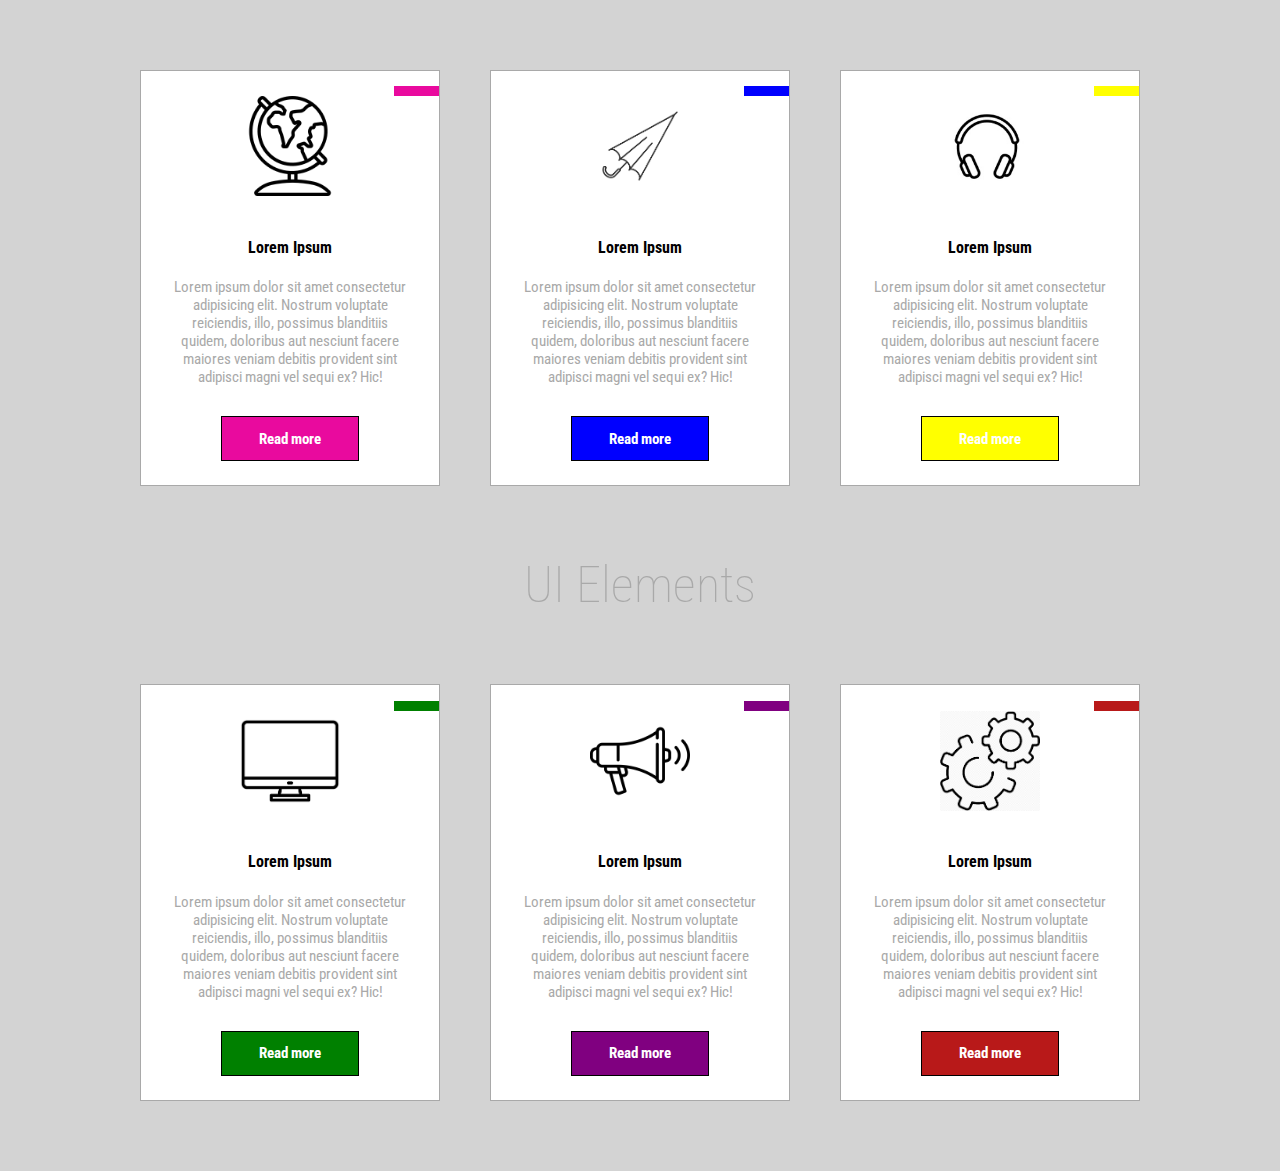
<file: Homework3/index.html>
<html>
    <head>
        <title>UI Elements</title>
        <link rel="stylesheet" type="text/css" href="./style.css">
        <link rel="preconnect" href="https://fonts.googleapis.com">
        <link rel="preconnect" href="https://fonts.gstatic.com" crossorigin>
        <link href="https://fonts.googleapis.com/css2?family=JetBrains+Mono:wght@100&family=Roboto+Condensed&display=swap" rel="stylesheet">
    </head>
    <body>
        <div class="parent">
            <!-- FIRST ROW BOXES -->
            <div id="container">

                <div class="box">
                    <div class="top">
                        <div class="header">
                            <span class="top_right pink"></span>
                        </div>

                        <div class="image">
                        <img class="icon" src="./images/globus.png" alt="Globus">
                        </div>

                    </div>
                    <div class="bottom">
                        <div class="heading">
                            <h4>Lorem Ipsum</h4>
                        </div>
                        <div class="text"><p>Lorem ipsum dolor sit amet consectetur adipisicing elit. Nostrum voluptate reiciendis, illo, possimus blanditiis quidem, doloribus aut nesciunt facere maiores veniam debitis provident sint adipisci magni vel sequi ex? Hic!</p></div>
                        <div class="button pink"><a class="more" href="#">
                            <h2>Read more</h2>
                        </a></div>
                    </div>                    
                </div>
                <div class="box">
                    <div class="top">
                        <div class="header">
                            <span class="top_right blue"></span>
                        </div>

                        <div class="image">
                        <img class="icon" src="./images/umbrella.png" alt="Umbrella">
                        </div>

                    </div>
                    <div class="bottom">
                        <div class="heading">
                            <h4>Lorem Ipsum</h4>
                        </div>
                        <div class="text"><p>Lorem ipsum dolor sit amet consectetur adipisicing elit. Nostrum voluptate reiciendis, illo, possimus blanditiis quidem, doloribus aut nesciunt facere maiores veniam debitis provident sint adipisci magni vel sequi ex? Hic!</p></div>
                        <div class="button blue"><a class="more" href="#">
                            <h2>Read more</h2>
                        </a></div>
                    </div>                    
                </div>
                <div class="box">
                    <div class="top">
                        <div class="header">
                            <span class="top_right yellow"></span>
                        </div>

                        <div class="image">
                        <img class="icon" src="./images/headphones.png" alt="Headphones">
                        </div>

                    </div>
                    <div class="bottom">
                        <div class="heading">
                            <h4>Lorem Ipsum</h4>
                        </div>
                        <div class="text"><p>Lorem ipsum dolor sit amet consectetur adipisicing elit. Nostrum voluptate reiciendis, illo, possimus blanditiis quidem, doloribus aut nesciunt facere maiores veniam debitis provident sint adipisci magni vel sequi ex? Hic!</p></div>
                        <div class="button yellow"><a class="more" href="#">
                            <h2>Read more</h2>
                        </a></div>
                    </div>                    
                </div>
    
            </div>

            <!-- HEADING IN THE MIDDLE -->
            <h1>UI Elements</h1>

            <!-- SECOND ROW BOXES -->
            <div id="container">

                <div class="box">
                    <div class="top">
                        <div class="header">
                            <span class="top_right green"></span>
                        </div>

                        <div class="image">
                        <img class="icon" src="./images/monitor.png" alt="Monitor">
                        </div>

                    </div>
                    <div class="bottom">
                        <div class="heading">
                            <h4>Lorem Ipsum</h4>
                        </div>
                        <div class="text"><p>Lorem ipsum dolor sit amet consectetur adipisicing elit. Nostrum voluptate reiciendis, illo, possimus blanditiis quidem, doloribus aut nesciunt facere maiores veniam debitis provident sint adipisci magni vel sequi ex? Hic!</p></div>
                        <div class="button green"><a class="more" href="#">
                            <h2>Read more</h2>
                        </a></div>
                    </div>                    
                </div>
                <div class="box">
                    <div class="top">
                        <div class="header">
                            <span class="top_right purple"></span>
                        </div>

                        <div class="image">
                        <img class="icon" src="./images/speaker.png" alt="Speaker">
                        </div>

                    </div>
                    <div class="bottom">
                        <div class="heading">
                            <h4>Lorem Ipsum</h4>
                        </div>
                        <div class="text"><p>Lorem ipsum dolor sit amet consectetur adipisicing elit. Nostrum voluptate reiciendis, illo, possimus blanditiis quidem, doloribus aut nesciunt facere maiores veniam debitis provident sint adipisci magni vel sequi ex? Hic!</p></div>
                        <div class="button purple"><a class="more" href="#">
                            <h2>Read more</h2>
                        </a></div>
                    </div>                    
                </div>
                <div class="box">
                    <div class="top">
                        <div class="header">
                            <span class="top_right red"></span>
                        </div>

                        <div class="image">
                        <img class="icon" src="./images/settings.png" alt="Settings">
                        </div>

                    </div>
                    <div class="bottom">
                        <div class="heading">
                            <h4>Lorem Ipsum</h4>
                        </div>
                        <div class="text"><p>Lorem ipsum dolor sit amet consectetur adipisicing elit. Nostrum voluptate reiciendis, illo, possimus blanditiis quidem, doloribus aut nesciunt facere maiores veniam debitis provident sint adipisci magni vel sequi ex? Hic!</p></div>
                        <div class="button red"><a class="more" href="#">
                            <h2>Read more</h2>
                        </a></div>
                    </div>                    
                </div>
    
            </div>


        </div>

    </body>
</html>
</file>
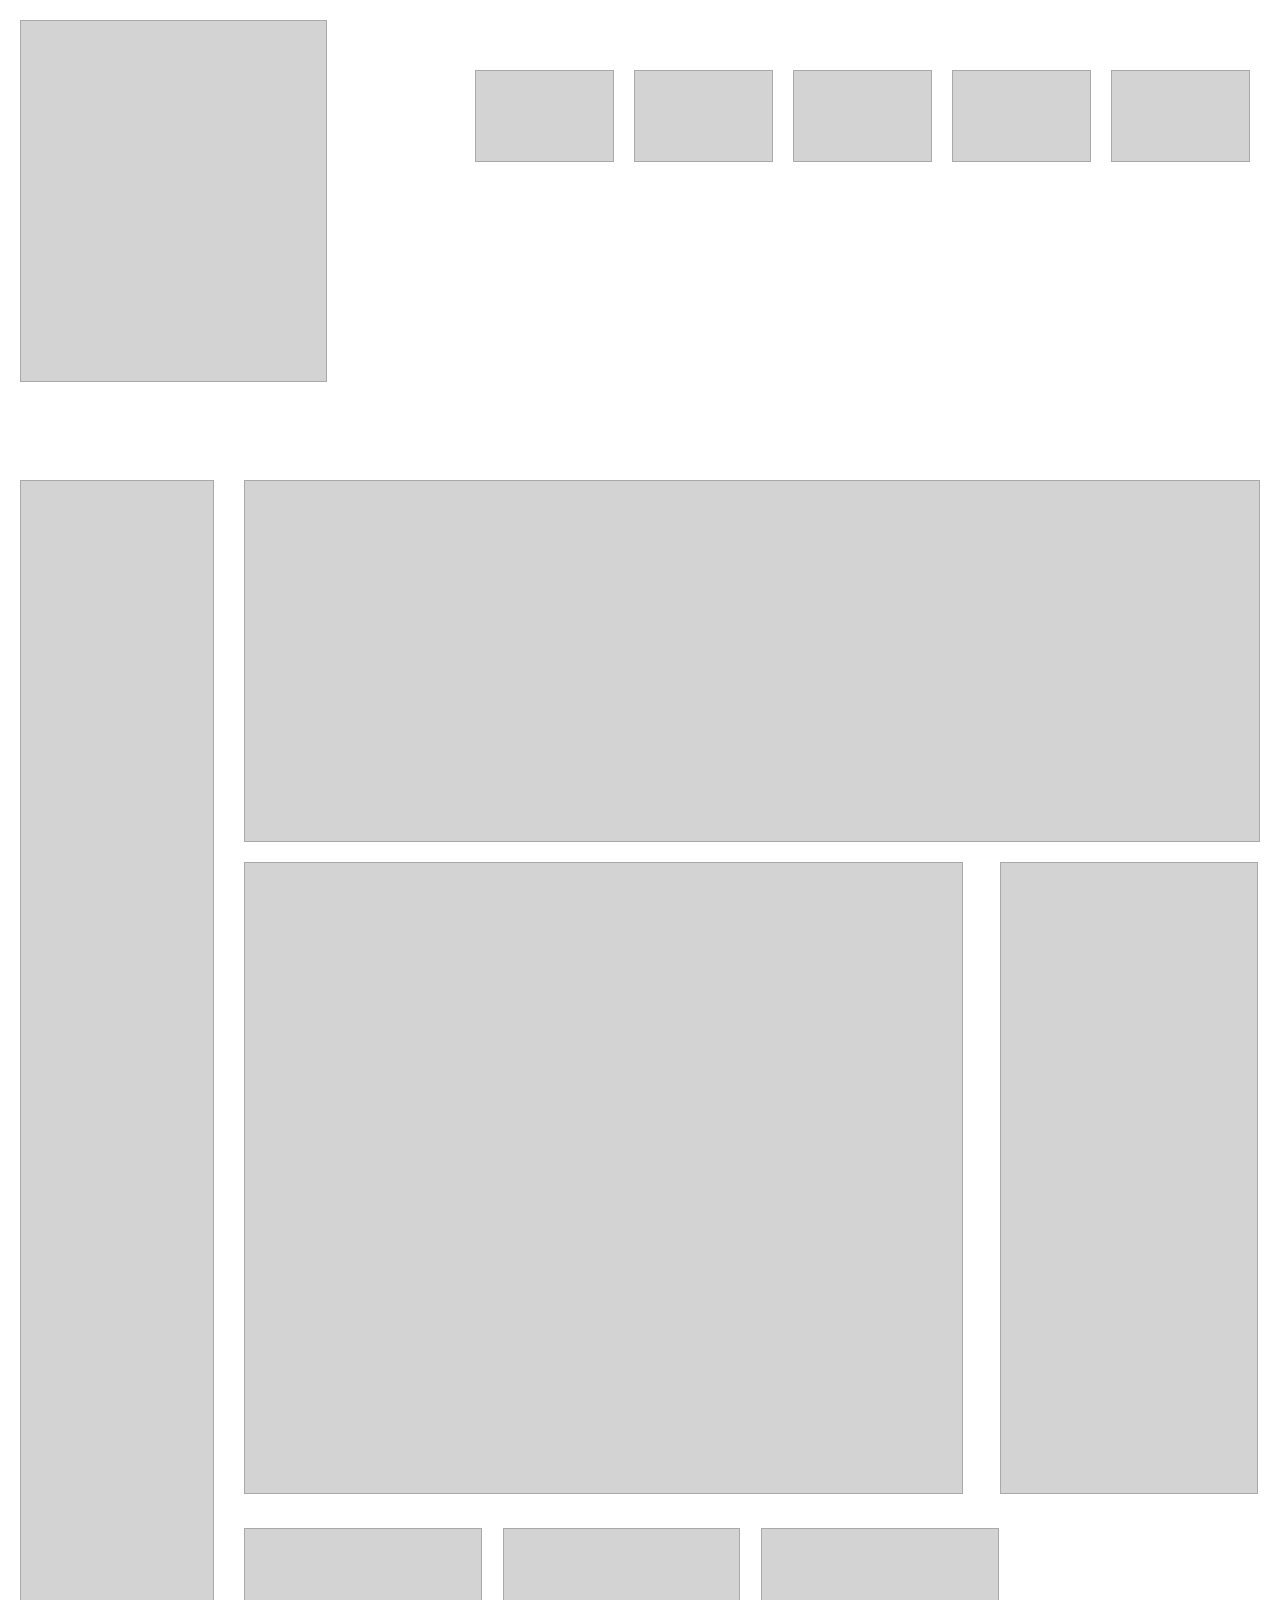
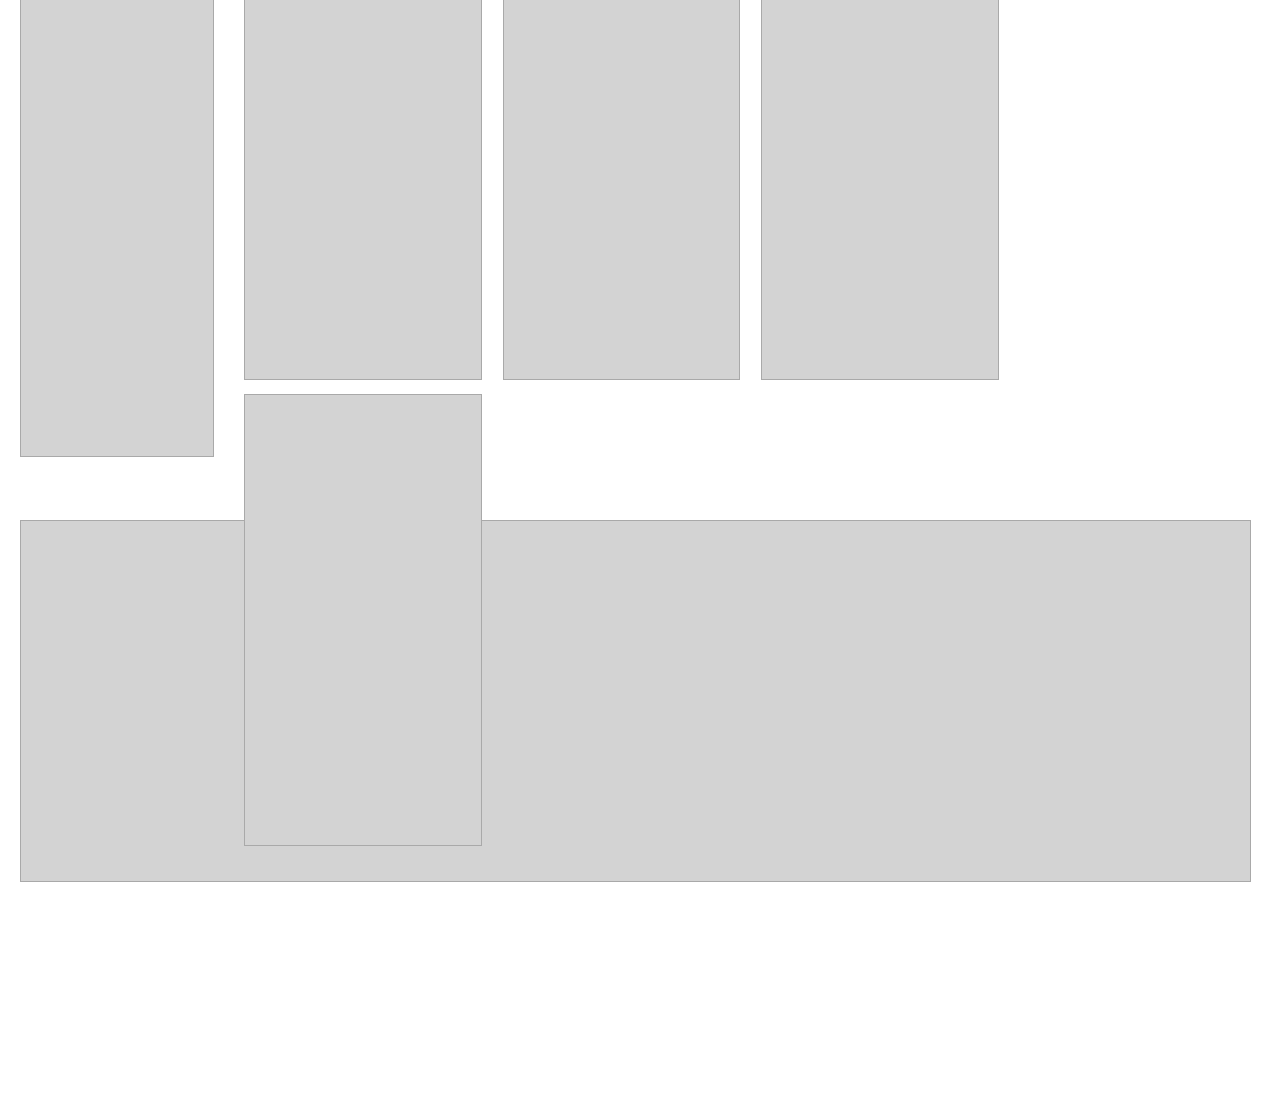
<file: Homework1/Vezba1/index.html>
<!DOCTYPE html>
<html>
    <head>
        <title>Vezba - The Grey One</title>
        <link rel="stylesheet" type="text/css" href="./css/style.css">
    </head>

    <body>
        <div class="container">
            <!-- Header -->
            <div class="header">
                <div class="first_box box"></div>
                
                <div class="second_box">
                    <div class="small_box box"></div>
                    <div class="small_box box"></div>
                    <div class="small_box box"></div>
                    <div class="small_box box"></div>
                    <div class="small_box box"></div>
                </div>
            </div>
            <!-- Main -->
            <div class="main">
                <div class="first_main box"></div>
    
                <div class="second_main">
                    <div class="main_header box"></div>
                    <div class="main_main">
                        <div class="main_large box"></div>
                        <div class="main_small box"></div>
                    </div>
    
                    <div class="main_footer">
                        <div class="main_cube box"></div>
                        <div class="main_cube box"></div>
                        <div class="main_cube box"></div>
                        <div class="main_cube box"></div>
                    </div>
                </div>
            </div>
            <!-- Footer -->
            <div class="footer box section"></div>

        </div>
    </body>
</html>
</file>
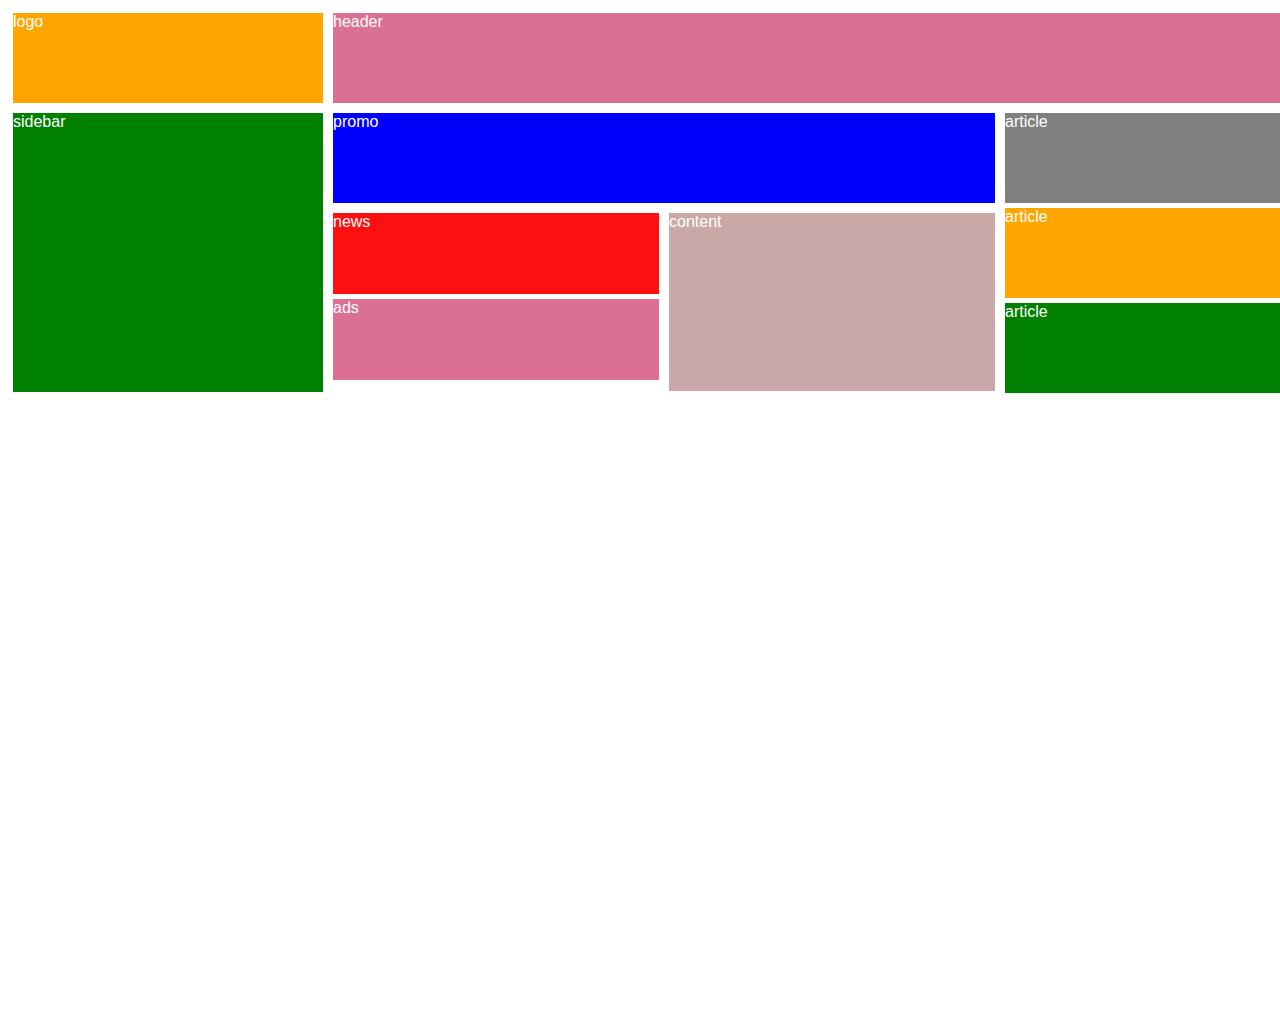
<file: Homework1/Vezba2/index.html>
<html>
    <head>
        <title>Logo, sidebar...</title>
        <link rel="stylesheet" type="text/css" href="./css/style.css">
    </head>
    <body>
        <div class="container">
            <!-- Lev - logo i sidebar -->
            <div class="container_left">
                <div class="logo box"><p class="text">logo</p></div>
                <div class="sidebar box"><p class="text">sidebar</p></div>
            </div>

            <!-- Desen -->
            <div class="container_right">
                <div class="header box"><p class="text">header</p></div>

                <div class="left_subcontainer">
                    <div class="promo box"><p class="text">promo</p></div>

                    <div class="left_side">
                        <div class="news box"><p class="text">news</p></div>
                        <div class="ads box"><p class="text">ads</p></div>
                    </div>

                    <div class="right_side">
                        <div class="content box"><p class="text">content</p></div>
                    </div>
                </div>


                <div class="right_subcontainer">
                    <div class="first_article box"><p class="text">article</p></div>
                    <div class="second_article box"><p class="text">article</p></div>
                    <div class="third_article box"><p class="text">article</p></div>
                </div>
            </div>
        </div>
    </body>
</html>
</file>
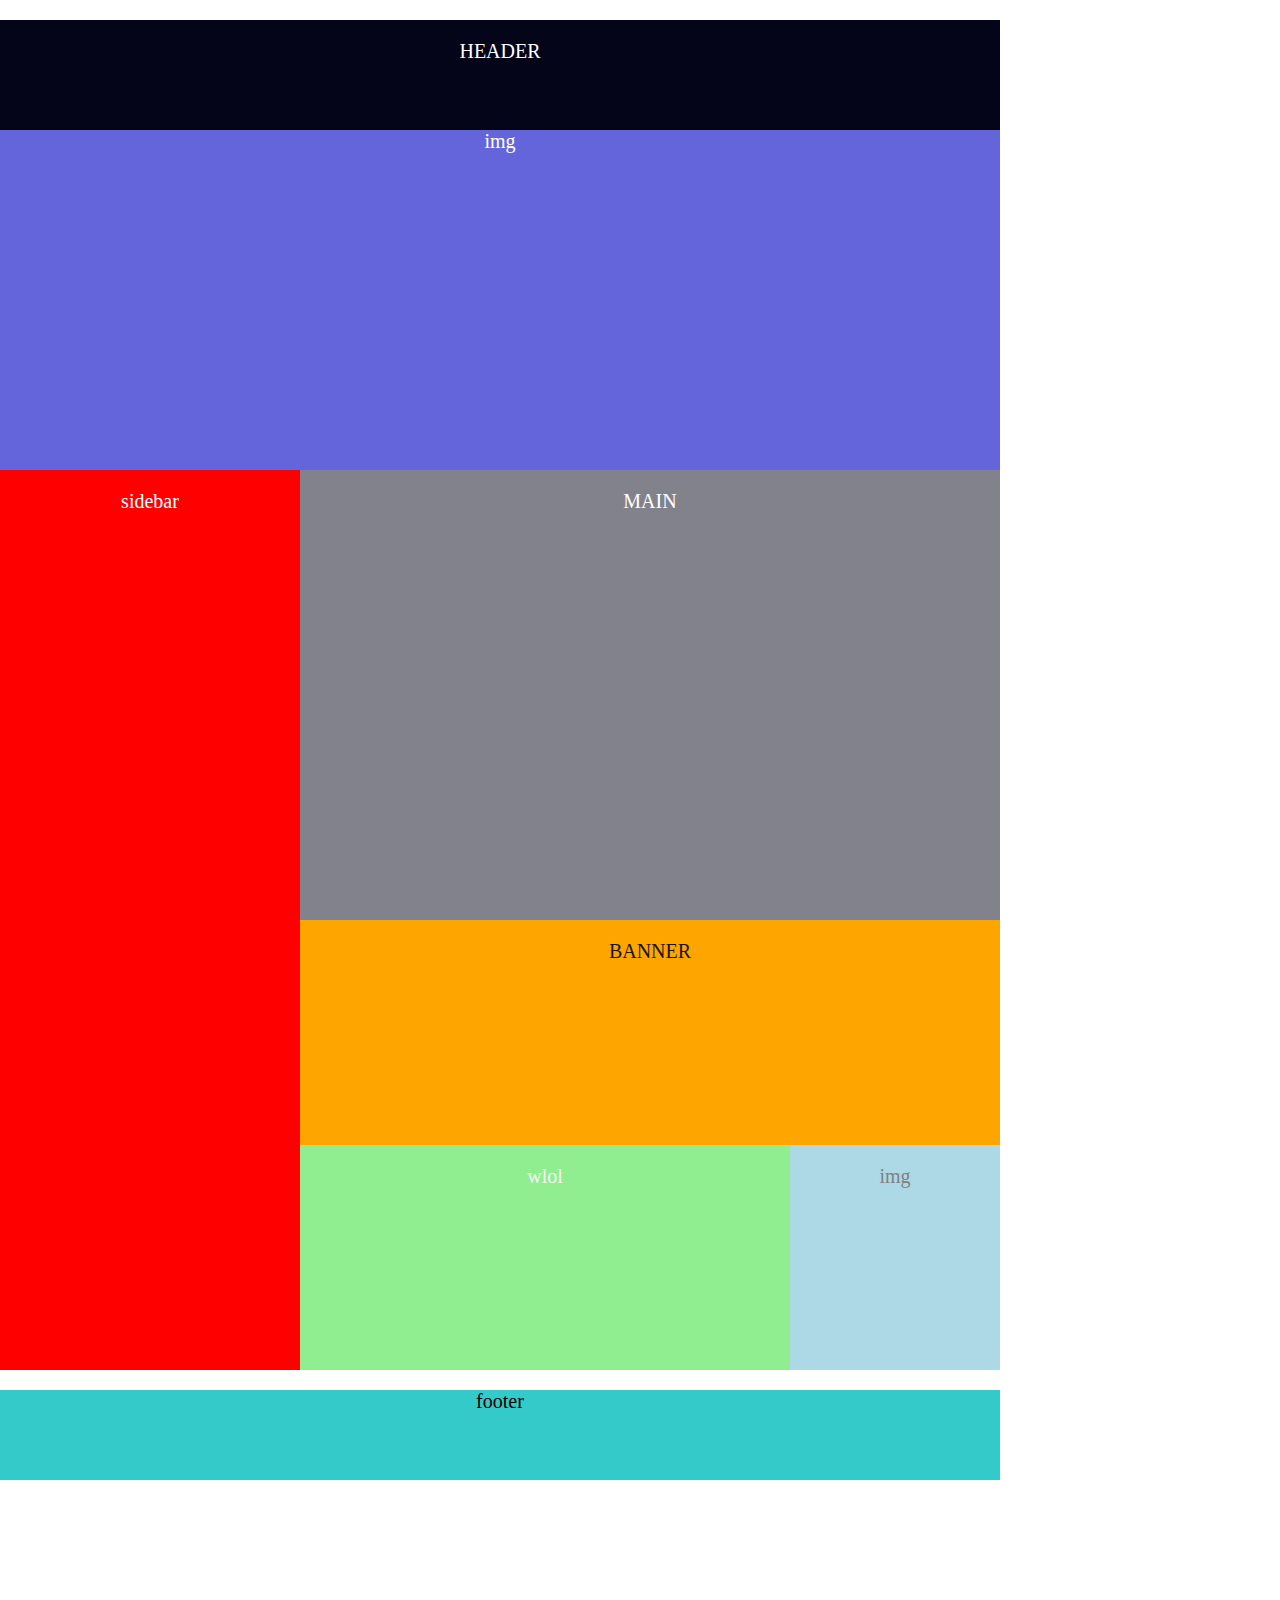
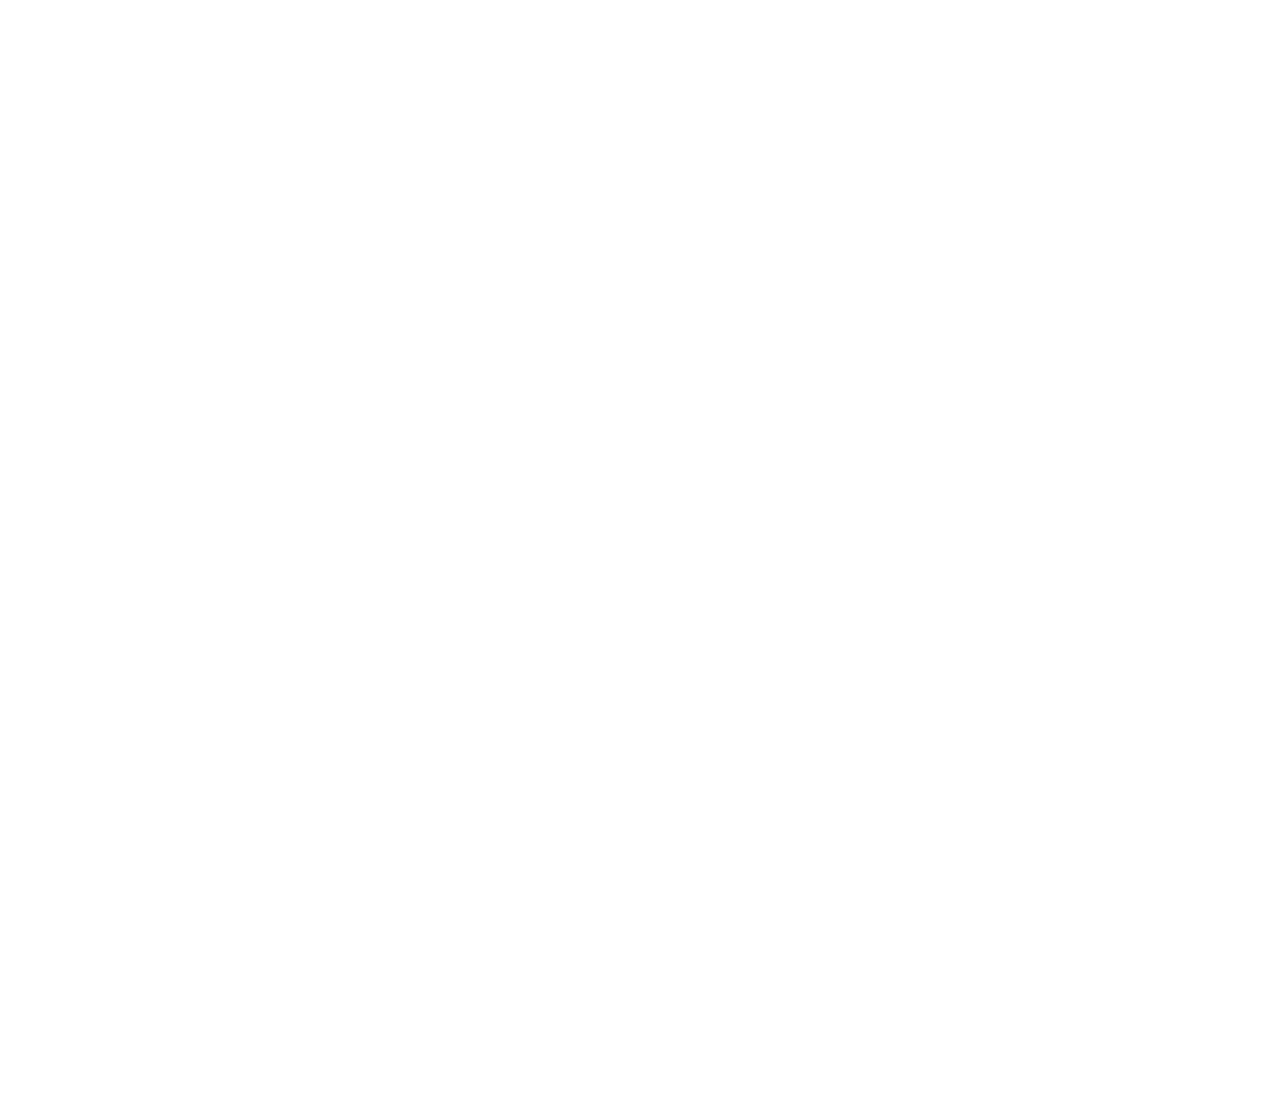
<file: Homework1/Vezba3/index.html>
<!DOCTYPE html>
<html>
    <head>
        <title>Vezba 3</title>
        <link rel="stylesheet" type="text/css" href="./css/style.css">
    </head>

    <body>
        <div class="page">

            <div class="header"><p class="w text">HEADER</p></div>

            <div class="img"><p class="w text">img</p></div>

            <div class="middle">

                <div class="middle_left"><p class="w text">sidebar</p></div>

                <div class="middle_right">

                    <div class="main"><p class="w text">MAIN</p></div>

                    <div class="banner"><p class="b text">BANNER</p></div>

                    <div class="inside_right">

                        <div class="arabian"><p class="a text">wlol</p></div>
                        <div class="img_box"><p class="g text">img</p></div>

                    </div>

                </div>
            </div>
            <div class="footer"><p class="text">footer</p></div>

        </div>
    </body>
</html>
</file>
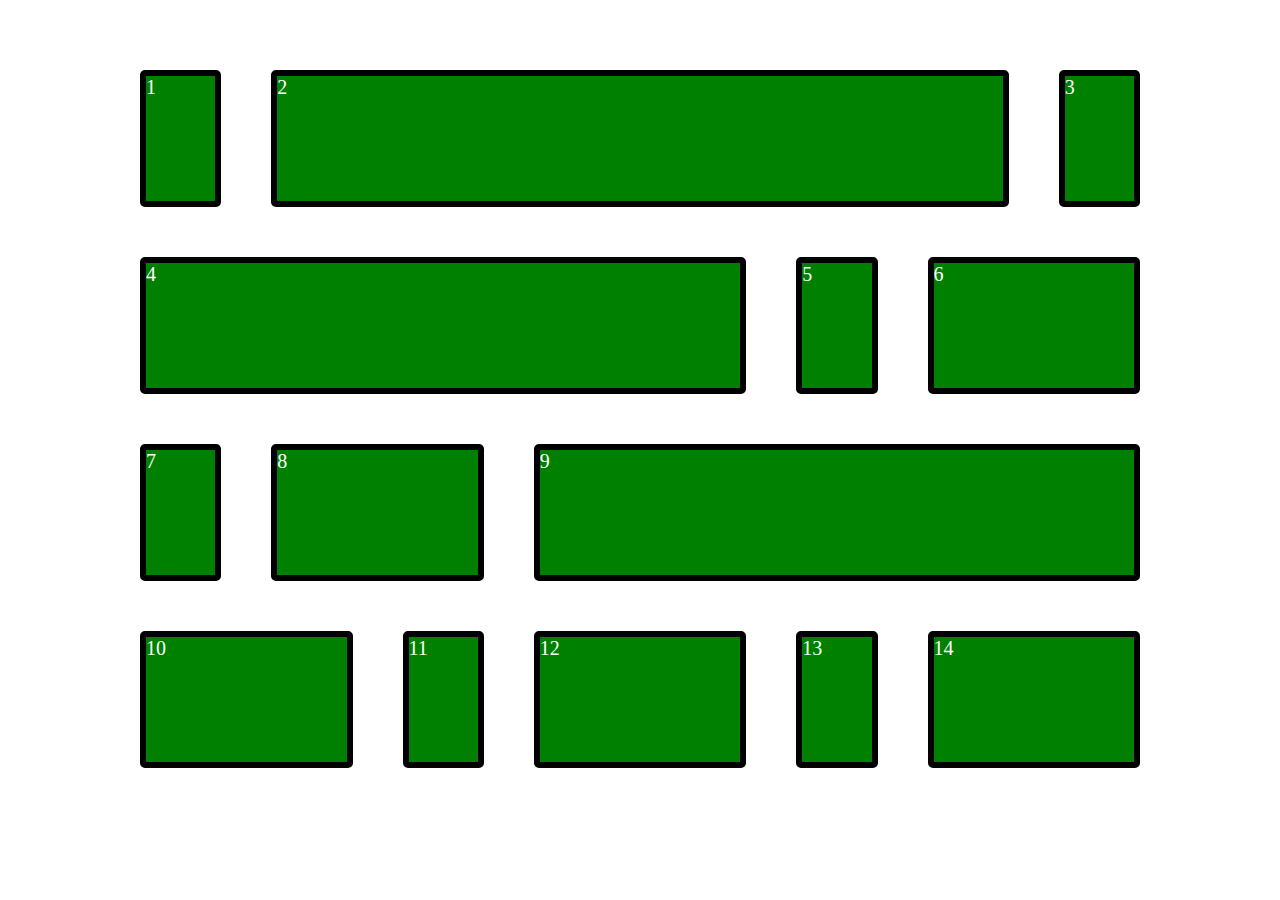
<file: Homework2/Vezba Boxes/index.html>
<!DOCTYPE html>
<html>
    <head>
        <title>Vezba Boxes</title>
        <link rel="stylesheet" type="text/css" href="./style.css">
    </head>
    <body>
        <div class="box_holder">
            <div class="box box_1">1</div>
            <div class="box box_2">2</div>
            <div class="box box_3">3</div>
            <div class="box box_4">4</div>
            <div class="box box_5">5</div>
            <div class="box box_6">6</div>
            <div class="box box_7">7</div>
            <div class="box box_8">8</div>
            <div class="box box_9">9</div>
            <div class="box box_10">10</div>
            <div class="box box_11">11</div>
            <div class="box box_12">12</div>
            <div class="box box_13">13</div>
            <div class="box box_14">14</div>
        </div>

    </body>
</html>
</file>
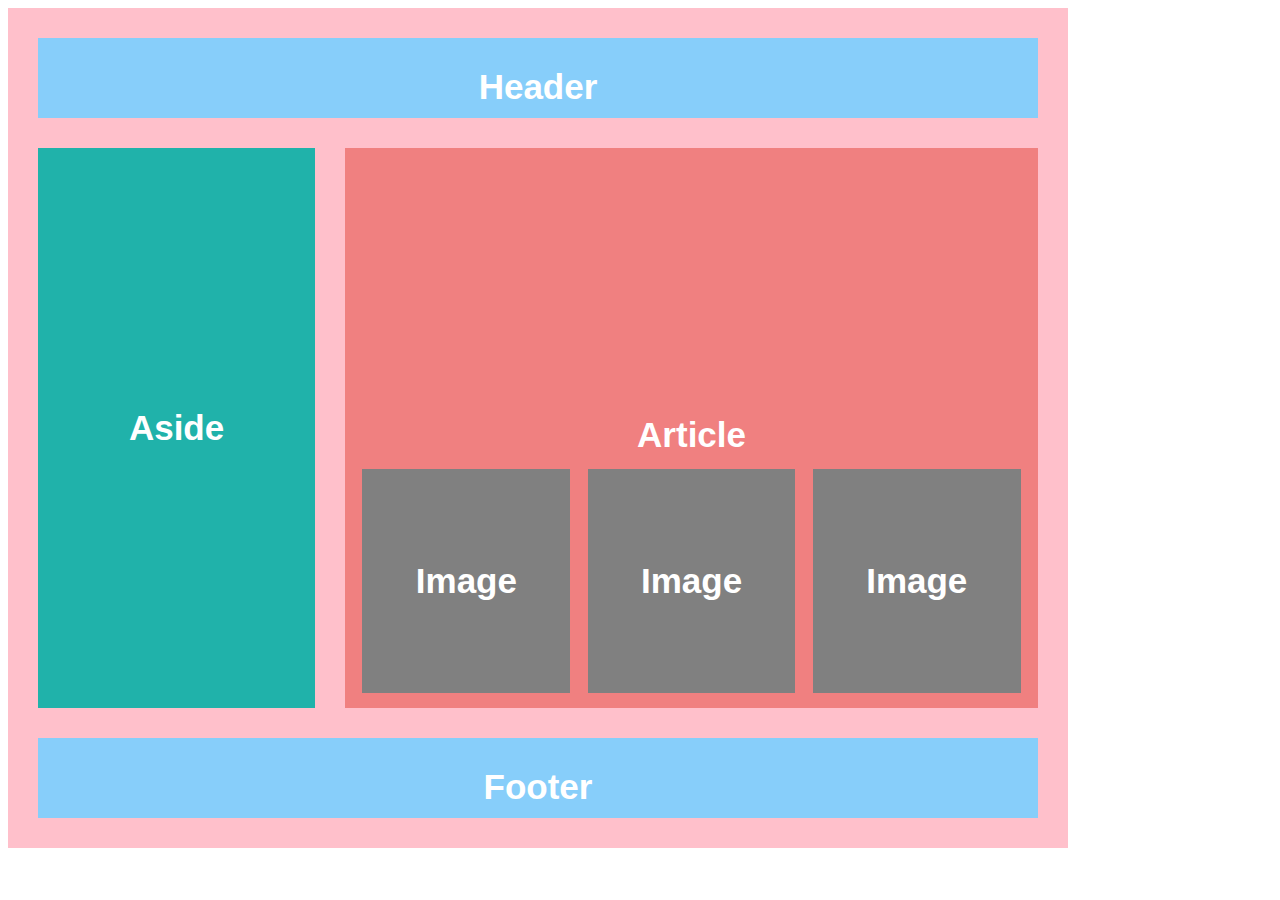
<file: Homework2/Vezba Page/index.html>
<html>
    <head>
        <title>Vezba Page</title>
        <link rel="stylesheet" type="text/css" href="./style.css">
    </head>
    <body>
        <div class="container box">

            <div class="header box"><h2>Header</h2></div>

            <div class="main">
                <div class="aside box"><h2>Aside</h2></div>
                <div class="article box">
                    <div class="heading_inside"><h2>Article</h2></div>
                    <div class="img">
                        <div class="image box"><h2>Image</h2></div>
                        <div class="image box"><h2>Image</h2></div>
                        <div class="image box"><h2>Image</h2></div>
                    </div>
                </div>
            </div>

            <div class="footer box"><h2>Footer</h2></div>
        </div>
    </body>
</html>
</file>
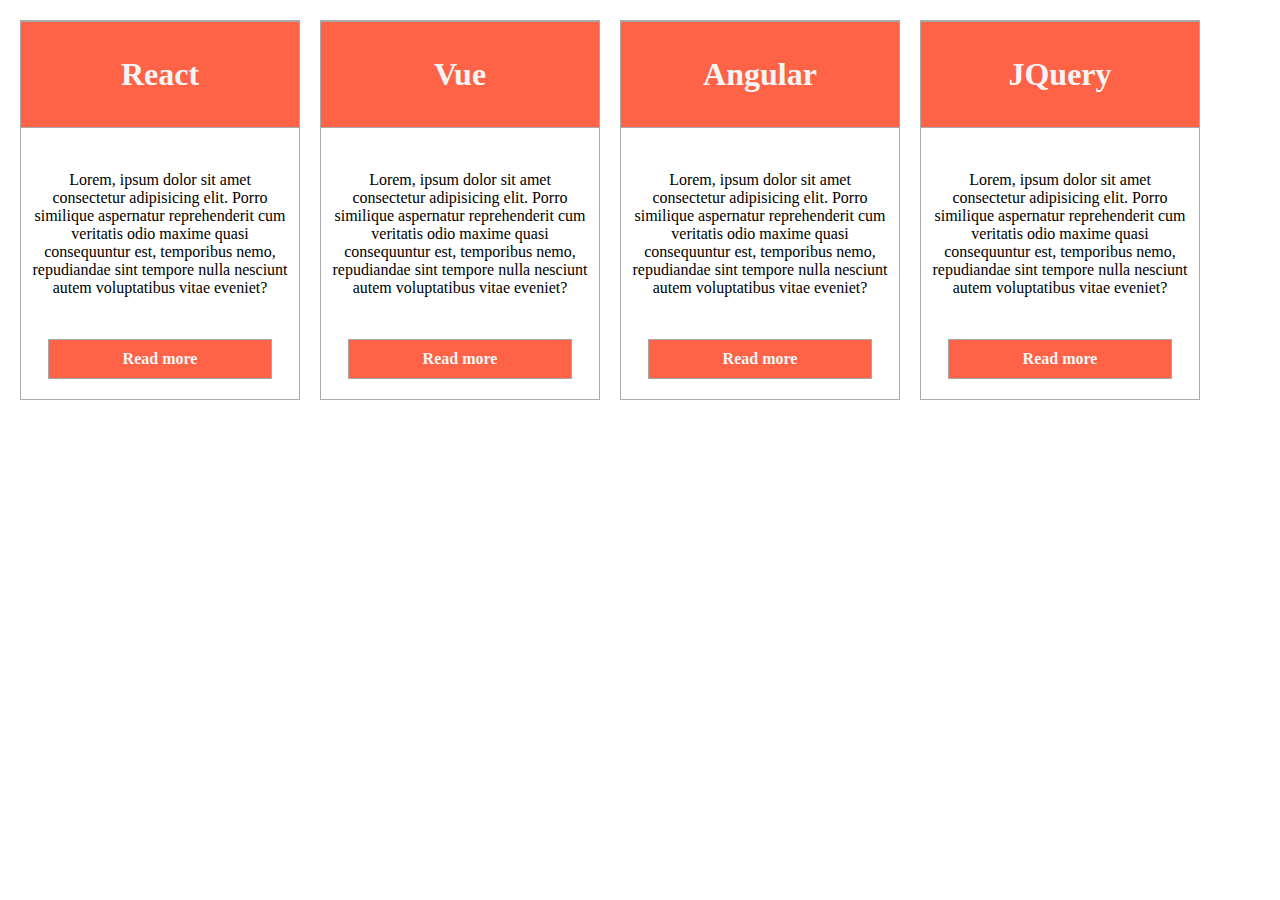
<file: Homework2/Vezba React/index.html>
<html>
    <head>
        <title>Vezba React</title>
        <link rel="stylesheet" type="text/css" href="./style.css">
    </head>
    
    <body>
        <div class="parent">
            <div class="box">
                <div class="header"><h1>React</h1></div>
                <div class="lorem"><p class="paragraph">Lorem, ipsum dolor sit amet consectetur adipisicing elit. Porro similique aspernatur reprehenderit cum veritatis odio maxime quasi consequuntur est, temporibus nemo, repudiandae sint tempore nulla nesciunt autem voluptatibus vitae eveniet?</p></div>
                <div class="footer"><h4>Read more</h4></div>
            </div>
            <div class="box grow">
                <div class="header"><h1>Vue</h1></div>
                <div class="lorem"><p class="paragraph">Lorem, ipsum dolor sit amet consectetur adipisicing elit. Porro similique aspernatur reprehenderit cum veritatis odio maxime quasi consequuntur est, temporibus nemo, repudiandae sint tempore nulla nesciunt autem voluptatibus vitae eveniet?</p></div>
                <div class="footer"><h4>Read more</h4></div>
            </div>
            <div class="box">
                <div class="header"><h1>Angular</h1></div>
                <div class="lorem"><p class="paragraph">Lorem, ipsum dolor sit amet consectetur adipisicing elit. Porro similique aspernatur reprehenderit cum veritatis odio maxime quasi consequuntur est, temporibus nemo, repudiandae sint tempore nulla nesciunt autem voluptatibus vitae eveniet?</p></div>
                <div class="footer"><h4>Read more</h4></div>
            </div>
            <div class="box">
                <div class="header"><h1>JQuery</h1></div>
                <div class="lorem"><p class="paragraph">Lorem, ipsum dolor sit amet consectetur adipisicing elit. Porro similique aspernatur reprehenderit cum veritatis odio maxime quasi consequuntur est, temporibus nemo, repudiandae sint tempore nulla nesciunt autem voluptatibus vitae eveniet?</p></div>
                <div class="footer"><h4>Read more</h4></div>
            </div>
        </div>
    </body>
</html>
</file>
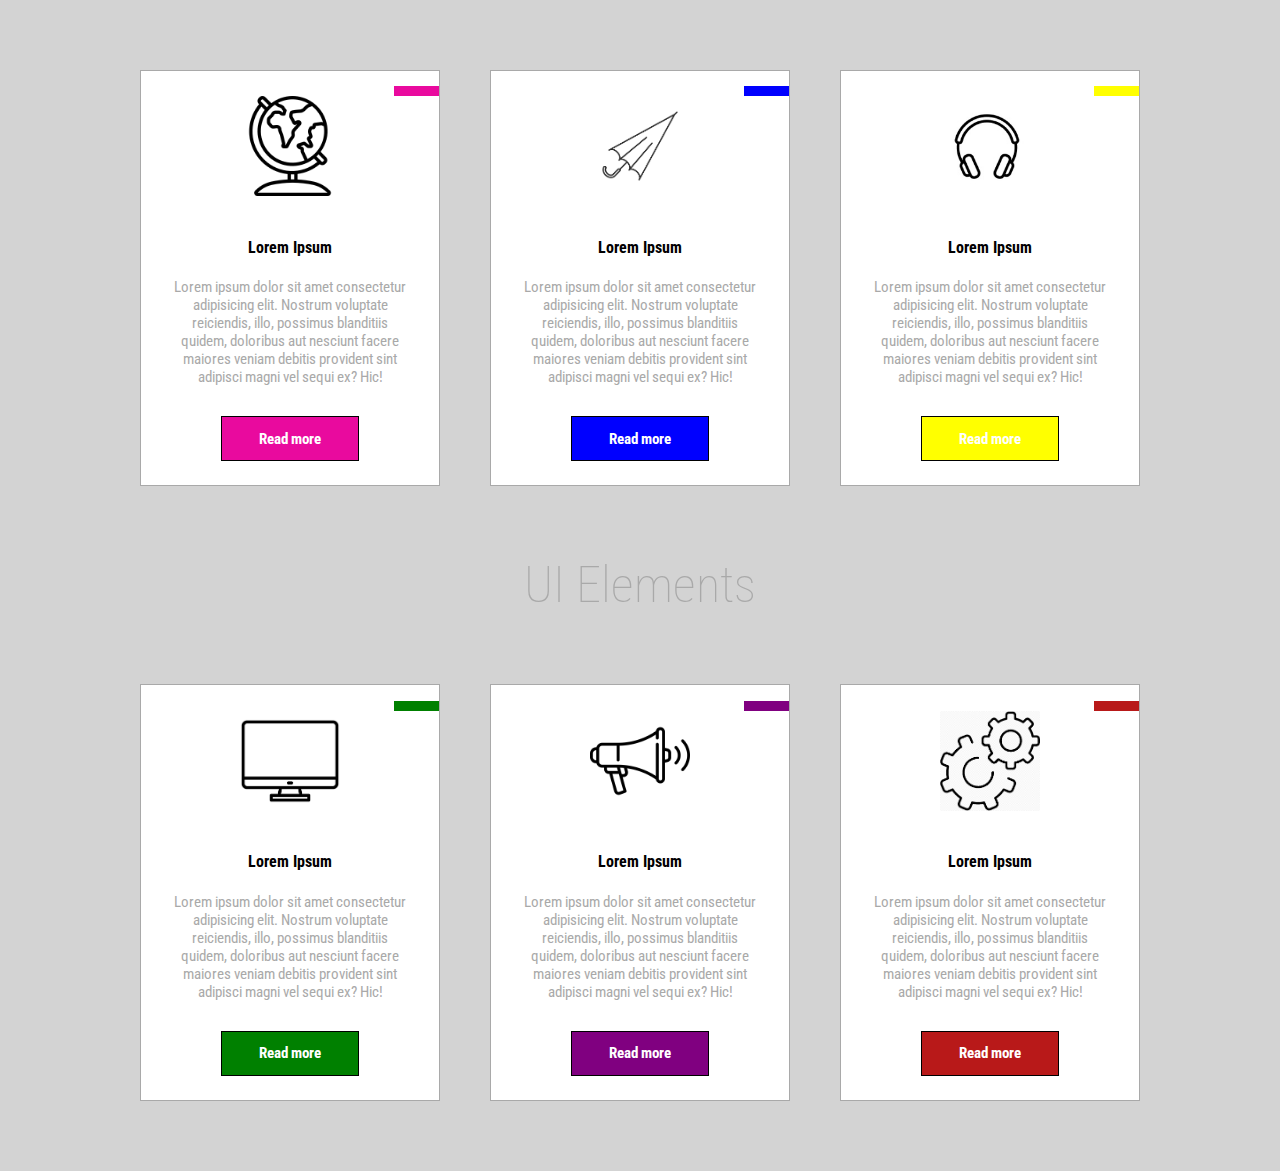
<file: Homework3/Vezba 1/index.html>
<html>
    <head>
        <title>UI Elements</title>
        <link rel="stylesheet" type="text/css" href="./style.css">
        <link rel="preconnect" href="https://fonts.googleapis.com">
        <link rel="preconnect" href="https://fonts.gstatic.com" crossorigin>
        <link href="https://fonts.googleapis.com/css2?family=JetBrains+Mono:wght@100&family=Roboto+Condensed&display=swap" rel="stylesheet">
    </head>
    <body>
        <div class="parent">
            <!-- FIRST ROW BOXES -->
            <div id="container">

                <div class="box">
                    <div class="top">
                        <div class="header">
                            <span class="top_right pink"></span>
                        </div>

                        <div class="image">
                            <img class="icon" src="./images/globus.png" alt="Globus">
                        </div>

                    </div>
                    <div class="bottom">
                        <div class="heading">
                            <h4>Lorem Ipsum</h4>
                        </div>
                        <div class="text"><p>Lorem ipsum dolor sit amet consectetur adipisicing elit. Nostrum voluptate reiciendis, illo, possimus blanditiis quidem, doloribus aut nesciunt facere maiores veniam debitis provident sint adipisci magni vel sequi ex? Hic!</p></div>
                        <div class="button pink"><a class="more" href="#">
                            <h2>Read more</h2>
                        </a></div>
                    </div>                    
                </div>
                <div class="box">
                    <div class="top">
                        <div class="header">
                            <span class="top_right blue"></span>
                        </div>

                        <div class="image">
                            <img class="icon" src="./images/umbrella.png" alt="Umbrella">
                        </div>

                    </div>
                    <div class="bottom">
                        <div class="heading">
                            <h4>Lorem Ipsum</h4>
                        </div>
                        <div class="text"><p>Lorem ipsum dolor sit amet consectetur adipisicing elit. Nostrum voluptate reiciendis, illo, possimus blanditiis quidem, doloribus aut nesciunt facere maiores veniam debitis provident sint adipisci magni vel sequi ex? Hic!</p></div>
                        <div class="button blue"><a class="more" href="#">
                            <h2>Read more</h2>
                        </a></div>
                    </div>                    
                </div>
                <div class="box">
                    <div class="top">
                        <div class="header">
                            <span class="top_right yellow"></span>
                        </div>

                        <div class="image">
                            <img class="icon" src="./images/headphones.png" alt="Headphones">
                        </div>

                    </div>
                    <div class="bottom">
                        <div class="heading">
                            <h4>Lorem Ipsum</h4>
                        </div>
                        <div class="text"><p>Lorem ipsum dolor sit amet consectetur adipisicing elit. Nostrum voluptate reiciendis, illo, possimus blanditiis quidem, doloribus aut nesciunt facere maiores veniam debitis provident sint adipisci magni vel sequi ex? Hic!</p></div>
                        <div class="button yellow"><a class="more" href="#">
                            <h2>Read more</h2>
                        </a></div>
                    </div>                    
                </div>
    
            </div>

            <!-- HEADING IN THE MIDDLE -->
            <h1>UI Elements</h1>

            <!-- SECOND ROW BOXES -->
            <div id="container">

                <div class="box">
                    <div class="top">
                        <div class="header">
                            <span class="top_right green"></span>
                        </div>

                        <div class="image">
                            <img class="icon" src="./images/monitor.png" alt="Monitor">
                        </div>

                    </div>
                    <div class="bottom">
                        <div class="heading">
                            <h4>Lorem Ipsum</h4>
                        </div>
                        <div class="text"><p>Lorem ipsum dolor sit amet consectetur adipisicing elit. Nostrum voluptate reiciendis, illo, possimus blanditiis quidem, doloribus aut nesciunt facere maiores veniam debitis provident sint adipisci magni vel sequi ex? Hic!</p></div>
                        <div class="button green"><a class="more" href="#">
                            <h2>Read more</h2>
                        </a></div>
                    </div>                    
                </div>
                <div class="box">
                    <div class="top">
                        <div class="header">
                            <span class="top_right purple"></span>
                        </div>

                        <div class="image">
                            <img class="icon" src="./images/speaker.png" alt="Speaker">
                        </div>

                    </div>
                    <div class="bottom">
                        <div class="heading">
                            <h4>Lorem Ipsum</h4>
                        </div>
                        <div class="text"><p>Lorem ipsum dolor sit amet consectetur adipisicing elit. Nostrum voluptate reiciendis, illo, possimus blanditiis quidem, doloribus aut nesciunt facere maiores veniam debitis provident sint adipisci magni vel sequi ex? Hic!</p></div>
                        <div class="button purple"><a class="more" href="#">
                            <h2>Read more</h2>
                        </a></div>
                    </div>                    
                </div>
                <div class="box">
                    <div class="top">
                        <div class="header">
                            <span class="top_right red"></span>
                        </div>

                        <div class="image">
                            <img class="icon" src="./images/settings.png" alt="Settings">
                        </div>

                    </div>
                    <div class="bottom">
                        <div class="heading">
                            <h4>Lorem Ipsum</h4>
                        </div>
                        <div class="text"><p>Lorem ipsum dolor sit amet consectetur adipisicing elit. Nostrum voluptate reiciendis, illo, possimus blanditiis quidem, doloribus aut nesciunt facere maiores veniam debitis provident sint adipisci magni vel sequi ex? Hic!</p></div>
                        <div class="button red"><a class="more" href="#">
                            <h2>Read more</h2>
                        </a></div>
                    </div>                    
                </div>    
            </div>
        </div>
    </body>
</html>
</file>
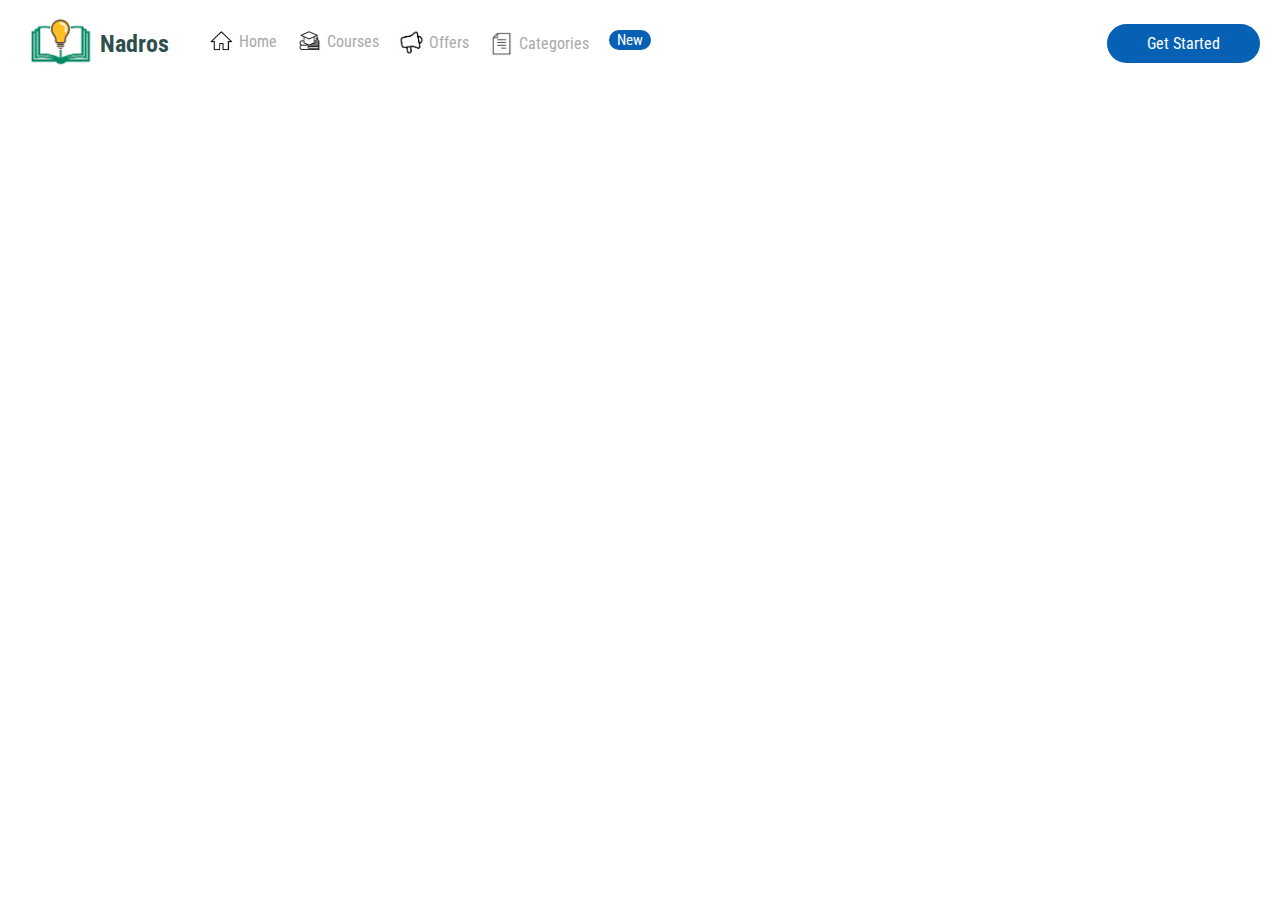
<file: Homework3/Vezba 2 header/index.html>
<!DOCTYPE html>
<html>
    <head>
        <title>Header</title>
        <link rel="stylesheet" type="text/css" href="./style.css">
        <link rel="preconnect" href="https://fonts.googleapis.com">
        <link rel="preconnect" href="https://fonts.gstatic.com" crossorigin>
        <link href="https://fonts.googleapis.com/css2?family=JetBrains+Mono:wght@100&family=Roboto+Condensed&family=Source+Sans+Pro&display=swap" rel="stylesheet">
    </head>
    <body>
        <header>
            <div class="left_side">
                <div class="logo">
                    <a href="#"><img src="./images/logo.png" alt="Logo"></a>
                    <a href="#"><h2>Nadros</h2></a>
                </div>
    
                <nav>
                    <ul>
                        <li><a href="#"><img src="./images/home.png"/>Home</a></li>
                        <li><a href="#"><img src="./images/courses.png"/>Courses</a>
                            <ul class="sub_menu">
                                <li><a href="#">Command Line</a></li>
                                <li><a href="#">GIT</a></li>
                                <li><a href="#">HTML5</a></li>
                                <li><a href="#">CSS3</a></li>
                                <li><a href="#">JavaScript</a></li>
                                <li><a href="#">React</a></li>
                                <li><a href="#">Node.js</a></li>
                                <li><a href="#">MongoDB</a></li>
                                <li><a href="#">API</a></li>
                            </ul>
                        </li>
                        <li><a href="#"><img src="./images/offers.png"/>Offers</a>
                            <ul class="offers">
                                <li><a href="#">Discounts</a></li>
                                <li><a href="#">Packages</a></li>
                            </ul>
                        </li>
                        <li><a href="#"><img src="./images/categories.png"/>Categories</a></li>
                        <li><a class="new" href="#">New</a></li>
                    </ul>
                </nav>
            </div>

            <div class="button"><a href="#">Get Started</a></div>
        </header>
    </body>
</html>
</file>
<file: Homework3/style.css>
body {
    margin: 0px;
    font-family: 'JetBrains Mono', monospace;
    font-family: 'Roboto Condensed', sans-serif;
    background-color: lightgrey;
}
#container {
    width: 1000px;
    margin: 50px auto;
    display: grid;
    grid-template-columns: repeat(3, 1fr);
    gap: 20px;
    padding: 20px;
    gap: 50px;
}
.box {
    display: flex;
    flex-direction: column;
    align-items: center;
    border: 1px solid darkgrey;
    padding-bottom: 50px;
    background-color: #fff;
}
.top {
    width: 100%;
    height: 40%;
    display: grid;
    grid-template-rows: 20% 80%;
    margin-bottom: 20px;
}
.bottom {
    width: 100%;
    height: 60%;
    grid-template-rows: auto auto auto;
}
.header {
    display: flex;
    flex-direction: row-reverse;
    align-items: flex-end;
}
.top_right {
    width: 15%;
    height: 40%;
}
.image {
    display: flex;
    flex-direction: row;
    justify-content: center;
    align-items: center;
}
.icon {
    width: 100px;
    /* height: 15%; */
}
h4 {
    text-align: center;
    font-weight: bolder;
}
.text {
    font-size: 15px;
    text-align: center;
    margin: 0px 30px;
    color: darkgrey;
}
.button {
    display: flex;
    justify-content: center;
    border: 1px solid #000;
    margin: 30px 80px 0px 80px;
    
}
.more {
    color: #fff;
    font-size: 10px;
    font-weight: bold;
    text-decoration: none;
}
.pink {
    background-color: rgb(233, 10, 158);
}
.blue {
    background-color: blue;
}
.yellow {
    background-color: yellow;
}
.green {
    background-color: green;
}
.purple {
    background-color: purple;
}
.red {
    background-color: rgb(184, 25, 25);
}
h1 {
    color: darkgrey;
    text-align: center;
    font-size: 50px;
    font-weight: lighter;
}
</file>
<file: Homework1/Vezba1/css/style.css>
body {
    width: 100%;
    height: 300vh;
    margin: 10px;
/* ovde za height moze da stavam 100vh, toa e viewport height na web browser */
}
.container {
    width: 100%;
    height: 300vh;
}
.header {
    width: 100%;
    height: 50vh;
    display: flex;
    flex-direction: row;
    
}
.box {
    background-color: lightgrey;
    border: 1px solid darkgrey;
    margin: 10px;
}
.first_box {
    width: 25%;
    height: 40vh;
    margin: 10px;    
    float: left;
}
.second_box {
    width: 75%;
    height: 40vh;
    margin: 10px 30px 10px 10px;
    float: right;
    
}
.small_box {
    width: 15%;
    height: 10vh;
    float: right;
    margin-top: 50px;
}
.main {
    width: 100%;
    height: 180vh;
    display: flex;
    flex-direction: row;    
    margin: 10px;
}
.first_main {
    width: 15%;
    height: 175vh;
    margin: 10px 10px 10px 0px;
    float: left;    
}
.second_main {
    width: 80%;
    height: 50vh;
    margin: 10px 0px 10px 10px;
}
.main_header{
    width: 99%;
    height: 40vh;
    margin: 0px 0px 10px 10px;
}
.main_large {
    width: 70%;
    height: 70vh;
    margin: 10px;
    display: inline-block;
}
.main_small {
    width: 25%;
    height: 70vh;
    margin: 10px 0px 10px 10px;
    display: inline-block;
    float: right;
}
.main_footer {
    width: 100%;
    height: 55vh;
    margin: 10px 0px 0px 10px;    
}
.main_cube {
    width: 23%;
    height: 50vh;
    display: inline-block;
    margin: 10px 17px 0px 0px;
}
.footer {
    width: 96%;
    height: 40vh;
    margin: 20px 10px 10px 10px;
    display: flex;
    flex-direction: row;
    float: left;
}
</file>
<file: Homework1/Vezba2/css/style.css>
.text {
    color: white;
    font-family: sans-serif;
    margin: 0px auto;
}
body {
    width: 100%;
}
.container {
    width: 100%;
    height: 100vh;
}
.container_left {
    width: 25%;
    display: inline-block;
    float: left;
}
.container_right {
    width: 75%;
    display: inline-block;
    float: left;
}
.box {
    margin: 5px;
}
.logo {
    background-color: orange;
    height: 10%;
    margin-bottom: 10px;
}
.sidebar {
    background-color: green;
    height: 31%;
}
.header {
    background-color: palevioletred;
    height: 10%;
}
.left_subcontainer {
    width: 70%;
    height: 100%;
    float: left;
}
.promo {
    background-color: blue;
    height: 10%;
}
.left_side {
    width: 50%;
    height: 90%;
    float: left;
}
.news {
    background-color: rgba(255, 0, 0, 0.938);
    height: 10%;
}
.ads {
    background-color: palevioletred;
    height: 10%;
}
.right_side {
    width: 50%;
    height: 90%;
    float: left;
}
.content {
    background-color: rgba(109, 17, 17, 0.363);
    height: 22%;
}
.right_subcontainer {
    width: 30%;
    height: 100%;
    float: left;
}
.first_article {
    background-color: grey;
    height: 10%;
}
.second_article {
    background-color: orange;
    height: 10%;
}
.third_article {
    background-color: green;
    height: 10%;
}
</file>
<file: Homework1/Vezba3/css/style.css>
body {
    width: 1000px;
    margin: 0px;
}
.page {
    width: 100%;
    height: 300vh;
}
.text {
    font-family: 1px solid sans-serif;
    font-size: 20px;
    text-align: center;
}
.b {
    color: rgb(24, 22, 22);
}
.g {
    color: grey;
}
.w {
    color: white;
}
.a {
    color: whitesmoke;
    font-family: fantasy;
}
.header {
    background-color: rgb(5, 5, 26);
    width: 100%;
    height: 10vh;
    padding-bottom: 20px;
    float: left;
}
.img {
    background-color: rgb(101, 101, 219);
    width: 100%;
    height: 50vh;
}
.middle_left {
    background-color: red;
    width: 30%;
    height: 100vh;
    display: inline-block;
    float: left;
}
.middle_right {
    width: 70%;
    height: 100vh;
    display: inline-block;

}
.main {
    background-color: rgba(5, 5, 26, 0.5);
    width: 100%;
    height: 50%;
    display: inline-block;
}
.banner {
    background-color: orange;
    width: 100%;
    height: 25%;
    display: inline-block;
}
.inside_right {
    height: calc(100vh - 75%);
}
.arabian {
    background-color: lightgreen;
    width: 70%;
    height: 100%;
    display: inline-block;
    float: left;
}
.img_box {
    background-color: lightblue;
    width: 30%;
    height: 100%;
    display: inline-block;
}
.footer {
    background-color: rgb(52, 202, 202);
    width: 100%;
    height: 10vh;
}
</file>
<file: Homework2/Vezba Boxes/style.css>
body {
    margin: 0px;
}
.box_holder {
    width: 1000px;
    margin: 50px auto;
    display: grid;
    grid-template-columns: repeat(8, 1fr);
    gap: 50px;
    padding: 20px;
}
.box {
    height: 125px;
    background-color: green;
    border: 6px solid #000;
    border-radius: 5px;
    color: #fff;
    font-size: 20px;
}
.box_2 {
    grid-column-start: 2;
    grid-column-end: 8;
}
.box_4 {
    grid-column-start: 1;
    grid-column-end: 6;
}
.box_6 {
    grid-column-start: 7;
    grid-column-end: 9;
}
.box_8 {
    grid-column-start: 2;
    grid-column-end: 4;
}
.box_9 {
    grid-column-start: 4;
    grid-column-end: 9;
}
.box_10 {
    grid-column-start: 1;
    grid-column-end: 3;
}
.box_12 {
    grid-column-start: 4;
    grid-column-end: 6;
}
.box_14 {
    grid-column-start: 7;
    grid-column-end: 9;
}
</file>
<file: Homework2/Vezba Page/style.css>
body {
    width: 100%;
}
.container {
    width: 1000px;
    height: 800px;
    background-color: pink;
    display: flex;
    gap: 10px; 
    padding: 30px 30px 10px 30px;
    flex-wrap: wrap;
}
.header {    
    width: 100%;
    height: 10%;
    background-color: lightskyblue;
}
.main {
    width: 100%;
    height: 70%;
    gap: 30px;
    display: flex;
}
.aside {
    width: 40%;
    height: 100%;
    background-color: lightseagreen;
    display: flex;
    justify-content: center;
}
.article_box {
    gap: 30px;
}
.article {
    width: 100%;
    height: 100%;
    background-color: lightcoral;
    display: flex;
    flex-wrap: wrap;
}
.heading_inside {
    width: 100%;
    height: 60%;
    display: flex;
    flex-direction: row;
    justify-content: center;
    align-items: flex-end;
}
.img {
    width: 100%;
    height: 40%;
    display: flex;
    flex-direction: row;
    justify-content: space-evenly;
    align-items: center;    
}
.image {
    width: 30%;
    height: 100%;
    background-color: grey;
    display: flex;
    justify-content: space-evenly;
    margin-bottom: 30px;
}
.footer {
    width: 100%;
    height: 10%;
    background-color: lightskyblue;
}
h2 {
    color: white;
    font-family: sans-serif;
    font-size: 35px;
    display: flex;
    flex-direction: row;
    justify-content: center;
    align-items: center;
}
</file>
<file: Homework2/Vezba React/style.css>
body {
    margin: 0px;
}
.parent {
    width: 1200px;
    height: 400px;
    display: flex;
    flex-direction: row;
    justify-content: space-between;
    margin: 10px;
}

.box {
    width: calc(100% / 4);

    background-color: white;
    border: 1px solid darkgrey;
    margin: 10px 10px 10px 10px;
    display: flex;
    flex-direction: column;
    align-items: center;
    justify-content: space-between;
}
.header {
    background-color: tomato;
    border: 1px solid darkgrey;
    width: 100%;
    height: 30%;
    display: flex;
    flex-direction: row;
    justify-content: center;
    align-items: center;
    color: whitesmoke;
    
}
.lorem {
    width: 100%;
    height: 60%;
    display: flex;
    flex-direction: row;
    justify-content: center;
    align-items: center;
    margin: 0px 10px 0px 10px;
}
.paragraph {
    /* display: flex;
    flex-direction: row;
    justify-content: center;
    align-content: center; */
    margin: 0px 10px 0px 10px;
    /* ??? */
    text-align: center;

}

.footer {
    background-color: tomato;
    border: 1px solid darkgrey;
    width: 80%;
    height: 10%;
    display: flex;
    flex-direction: row;
    justify-content: center;
    align-items: center;
    color: whitesmoke;    
    margin: 0px 0px 20px 0px;
}
.grow {
    display: flex;
    flex-grow: 1;
    /* Zosto ne funkcionira? */
}
</file>
<file: Homework3/Vezba 1/style.css>
body {
    margin: 0px;
    font-family: 'JetBrains Mono', monospace;
    font-family: 'Roboto Condensed', sans-serif;
    background-color: lightgrey;
}
#container {
    width: 1000px;
    margin: 50px auto;
    display: grid;
    grid-template-columns: repeat(3, 1fr);
    gap: 20px;
    padding: 20px;
    gap: 50px;
}
.box {
    display: flex;
    flex-direction: column;
    align-items: center;
    border: 1px solid darkgrey;
    padding-bottom: 50px;
    background-color: #fff;
}
.top {
    width: 100%;
    height: 40%;
    display: grid;
    grid-template-rows: 20% 80%;
    margin-bottom: 20px;
}
.bottom {
    width: 100%;
    height: 60%;
    grid-template-rows: auto auto auto;
}
.header {
    display: flex;
    flex-direction: row-reverse;
    align-items: flex-end;
}
.top_right {
    width: 15%;
    height: 40%;
}
.image {
    display: flex;
    flex-direction: row;
    justify-content: center;
    align-items: center;
}
.icon {
    width: 100px;
    /* height: 15%; */
}
h4 {
    text-align: center;
    font-weight: bolder;
}
.text {
    font-size: 15px;
    text-align: center;
    margin: 0px 30px;
    color: darkgrey;
}
.button {
    display: flex;
    justify-content: center;
    border: 1px solid #000;
    margin: 30px 80px 0px 80px;
    
}
.more {
    color: #fff;
    font-size: 10px;
    font-weight: bold;
    text-decoration: none;
}
.pink {
    background-color: rgb(233, 10, 158);
}
.blue {
    background-color: blue;
}
.yellow {
    background-color: yellow;
}
.green {
    background-color: green;
}
.purple {
    background-color: purple;
}
.red {
    background-color: rgb(184, 25, 25);
}
h1 {
    color: darkgrey;
    text-align: center;
    font-size: 50px;
    font-weight: lighter;
}
</file>
<file: Homework3/Vezba 2 header/style.css>
body {
    margin: 0px;
    font-family: 'Roboto Condensed', sans-serif;
}

header {
    display: flex;
    justify-content: space-between;
    align-items: center;
    padding: 10px 20px;
}

.left_side {
    display: flex;
    flex-direction: row;
    gap: 40px;
}

.logo a {
    text-decoration: none;
    color: darkslategray;
}

.logo {
    display: flex;
    flex-direction: row;
    justify-content: center;
    align-items: center;
}

.logo a img {
    width: 80px;
}

nav {
    display: flex;
    justify-content: center;
    align-items: center;
    padding-right: 200px;
}

ul {
    display: flex;
    list-style: none;
    margin: 0px;
    padding: 0px;
}

.new {
    background-color: rgb(6, 96, 180);
    color: #fff;
    border-radius: 20px;
    font-size: 15px;
    padding: 1px 8px;
}

nav ul li:hover .sub_menu {
    opacity: 1;
    visibility: visible;
    transform: translate(0px, 0px);
}

nav ul {
    display: flex;
    margin: 0px;
    padding: 0px;
    list-style: none;
    gap: 20px;
}
nav ul li a {
    color: darkgrey;
    text-decoration: none;
    display: flex;
    justify-content: center;
    align-items: center;
    gap: 5px;
}
nav ul li a img {
    width: 25px;
}

.sub_menu {
    flex-direction: column;
    background-color: rgb(28, 184, 150);
    gap: 0;
    border-radius: 8px;
    position: absolute;
    opacity: 0;
    visibility: hidden;
    transform: translate(0px, 15px);
    transition: all 0.2s ease-in-out;
}

.sub_menu li a {
    padding: 10px 25px;
    display: block;
    border-bottom: 1px solid #fff;
    transition: all 0.2s ease-in-out;
    color: #fff;
    font-size: 15px;
}

.sub_menu li a:hover {
    background-color: rgb(83, 199, 183);
}

.button {
    display: flex;
    justify-content: center;
    align-items: center;
    background-color: rgb(6, 96, 180);
    border-radius: 20px;
}

.button a {
    text-decoration: none;
    color: #fff;
    padding: 10px 40px;
}

.offers {
    background-color: rgb(28, 184, 150);
    flex-direction: column;
    text-decoration: none;
    opacity: 0;
    position: absolute;
    gap: 0;
    border-radius: 8px;
    visibility: hidden;
    transform: translate(0px, 0px);
    transition: all 0.5s ease-in-out;
}

nav ul li:hover .offers {
    opacity: 1;
    visibility: visible;
    transform: translate(0px 15px);
} 

.offers li a {
    padding: 10px 25px;
    display: block;
    border-bottom: 1px solid #fff;
    color: #fff;
    font-size: 15px;
    transition: all 0.5s ease-in-out;
}
</file>
